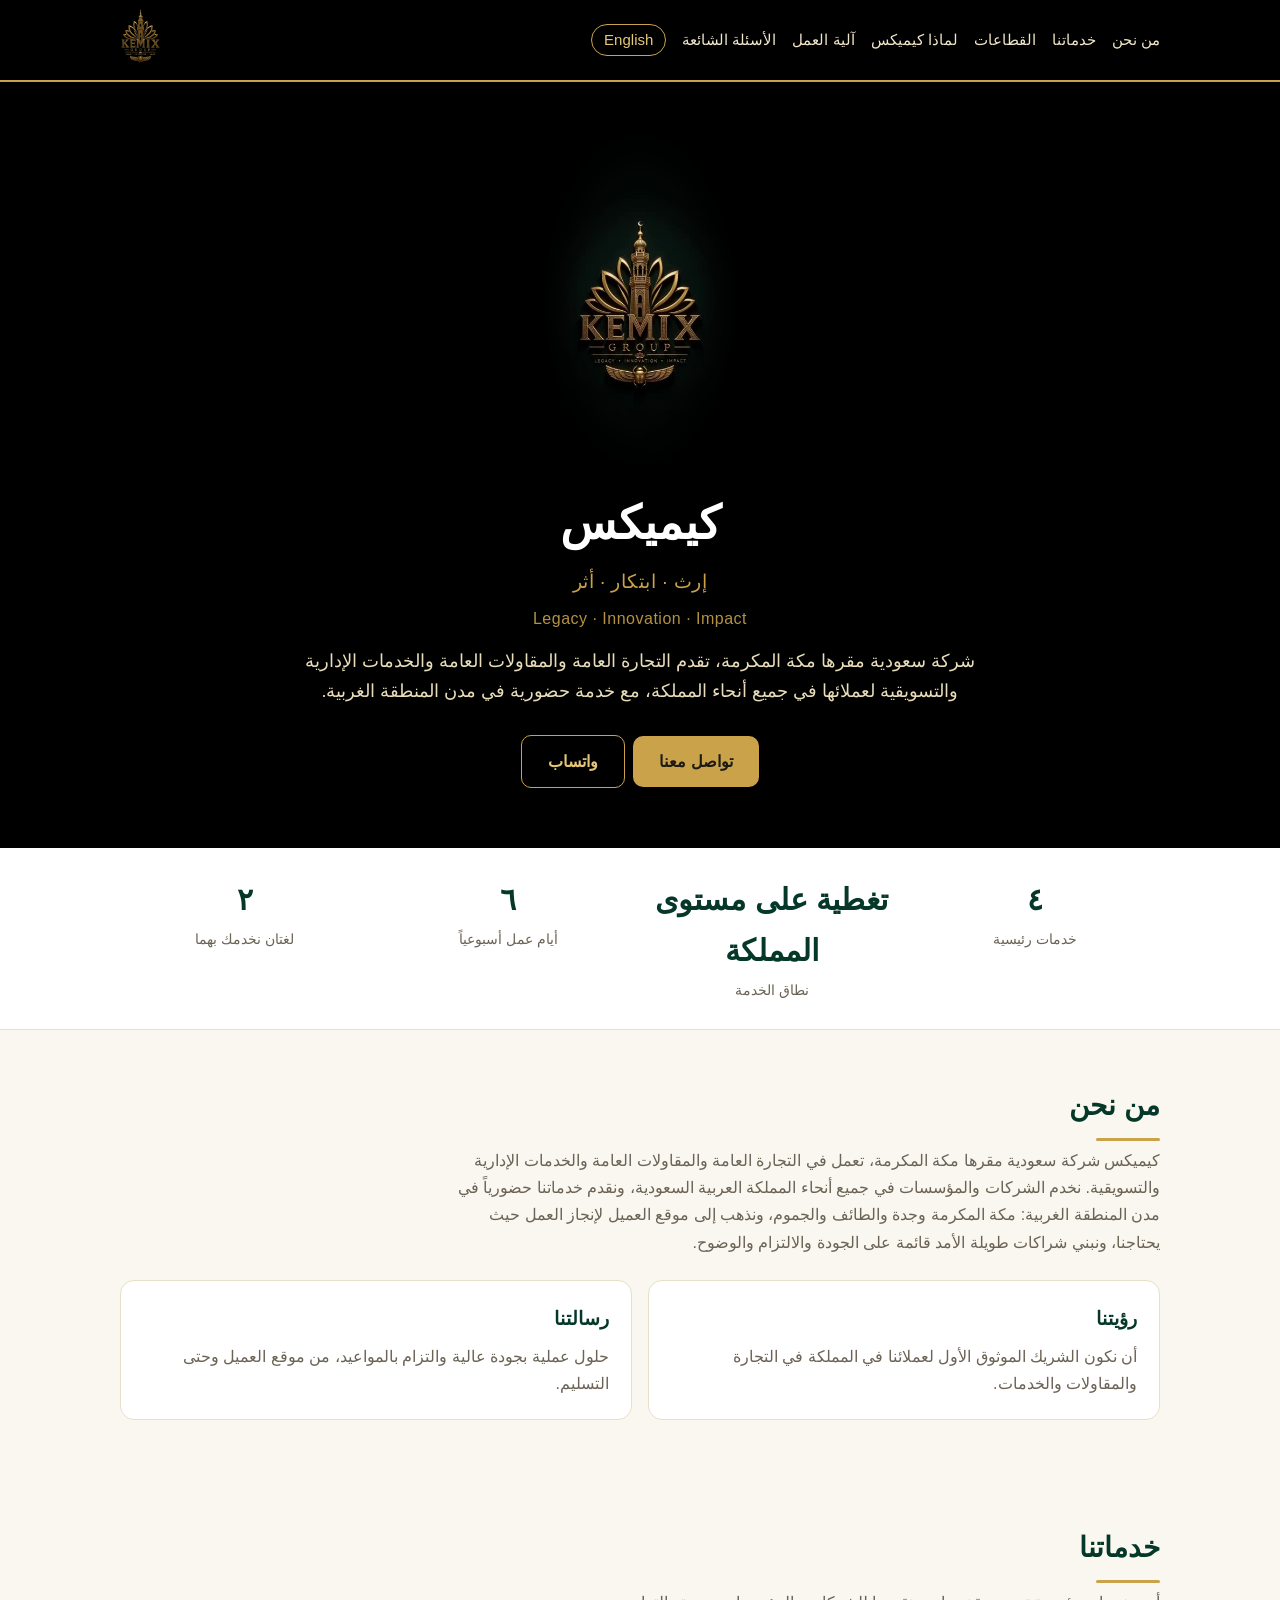
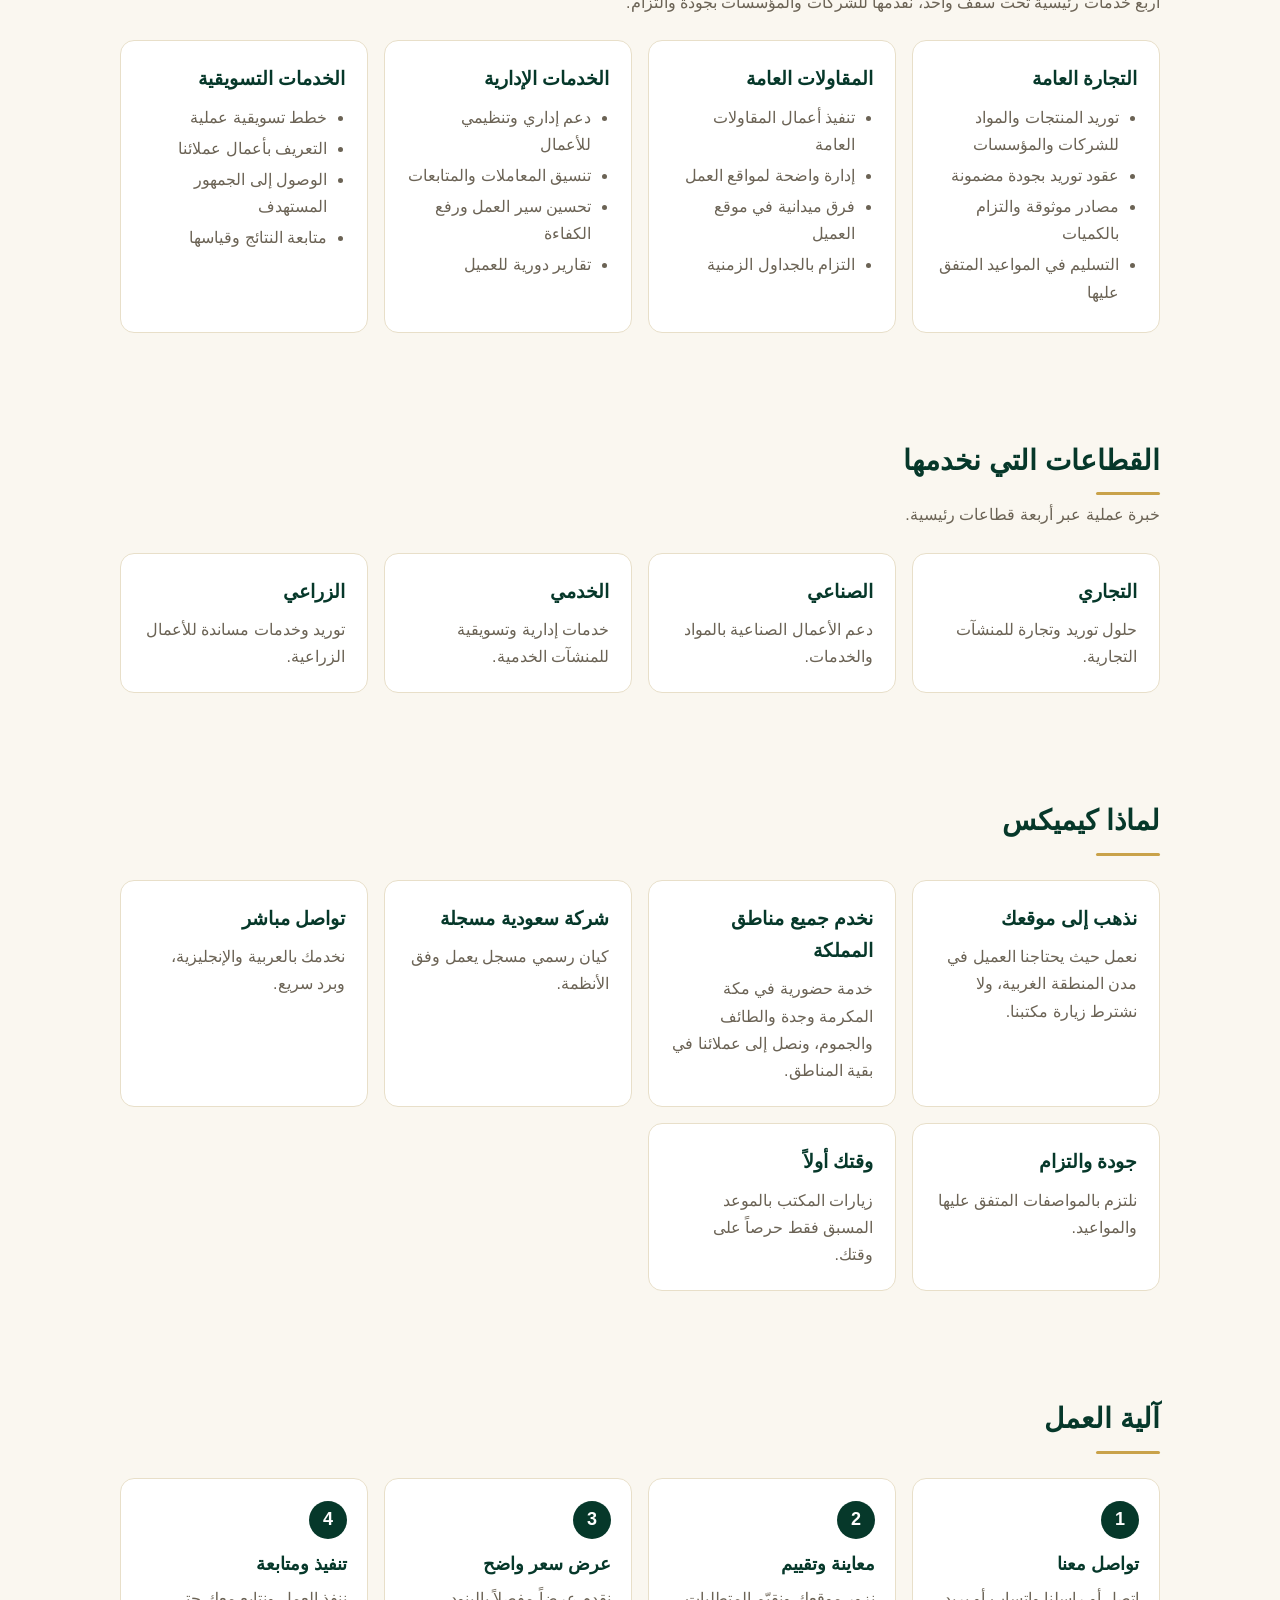
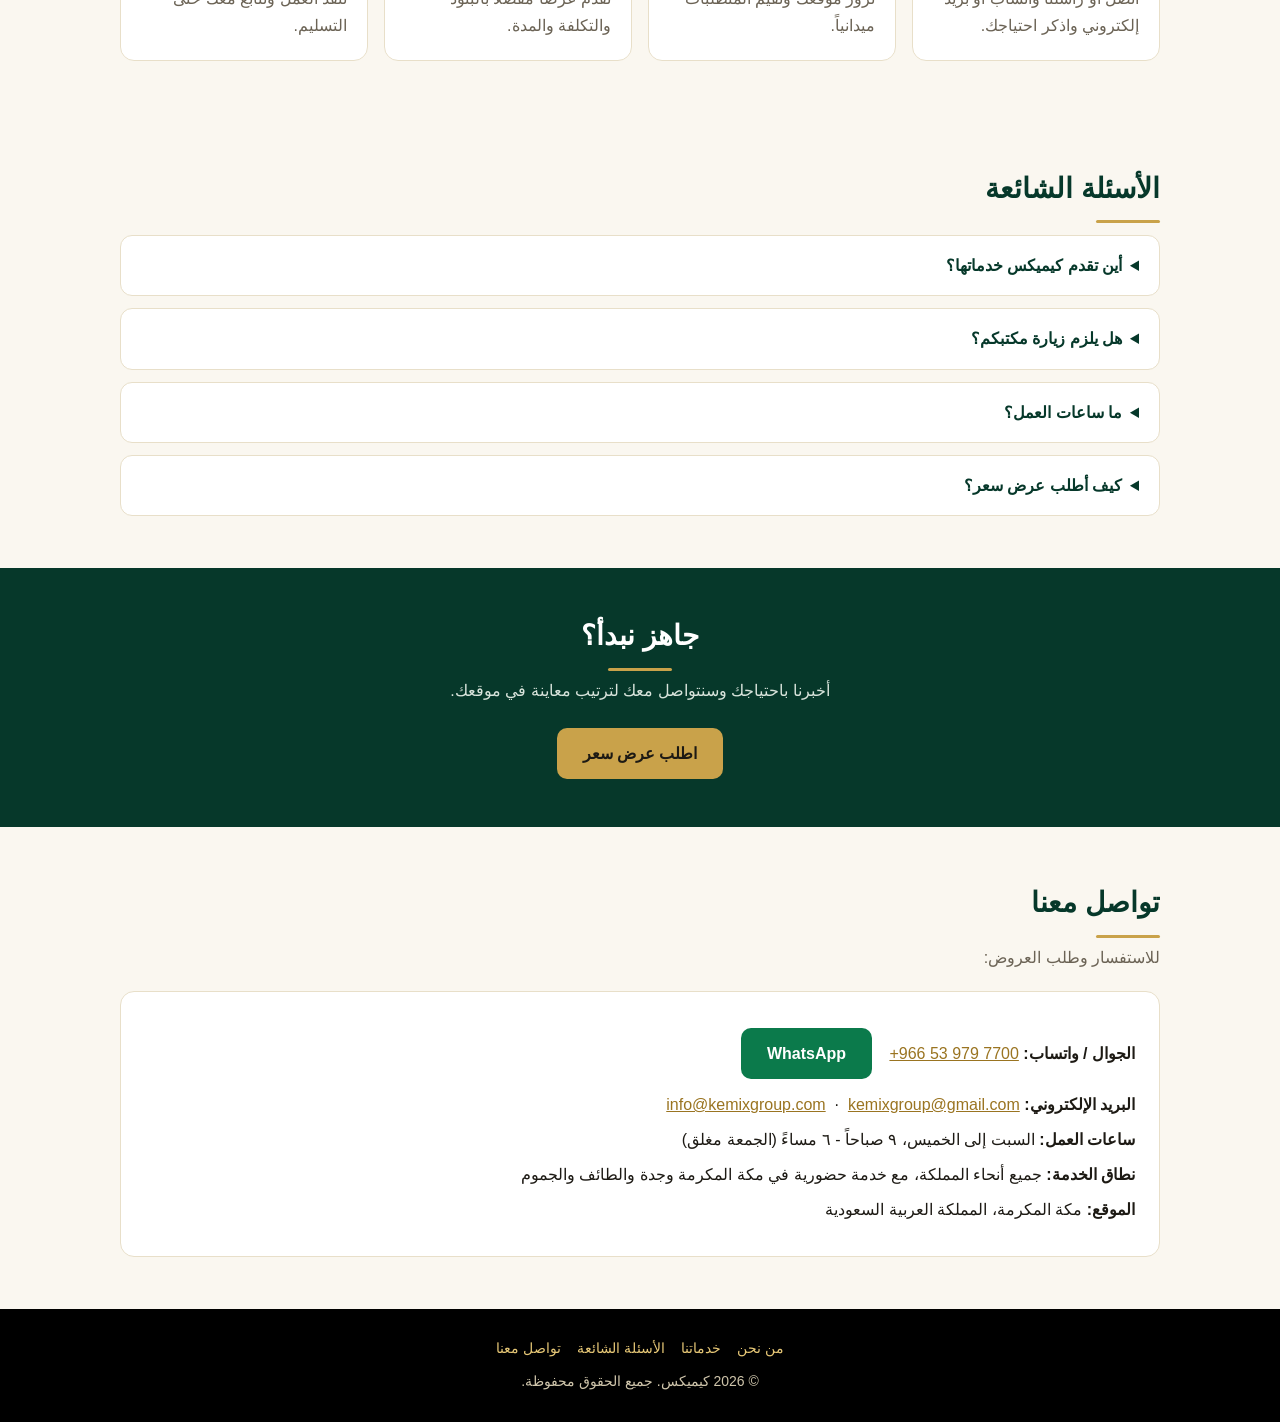
<file: index.html>
<!DOCTYPE html>
<html lang="ar" dir="rtl">
<head>
<meta charset="utf-8">
<meta name="viewport" content="width=device-width,initial-scale=1">
  <meta name="google-site-verification" content="cOpGlBSlJAxytuMoCGab9zspNNK5kNGyhulHy7FosSM" />
<title>كيميكس | تجارة عامة ومقاولات عامة وخدمات إدارية وتسويقية في مكة المكرمة</title>
<meta name="description" content="كيميكس شركة سعودية مقرها مكة المكرمة: تجارة عامة، مقاولات عامة، خدمات إدارية وتسويقية. نخدم جميع مناطق المملكة، مع خدمة حضورية في مكة وجدة والطائف والجموم.">
<link rel="canonical" href="https://kemixgroup.com/">
<script type="application/ld+json">{"@context": "https://schema.org", "@graph": [{"@type": "Organization", "@id": "https://kemixgroup.com/#org", "name": "Kemix", "alternateName": "كيميكس", "url": "https://kemixgroup.com/", "telephone": "+966539797700", "email": ["info@kemixgroup.com", "kemixgroup@gmail.com"], "openingHoursSpecification": {"@type": "OpeningHoursSpecification", "dayOfWeek": ["Saturday", "Sunday", "Monday", "Tuesday", "Wednesday", "Thursday"], "opens": "09:00", "closes": "18:00"}, "areaServed": [{"@type": "Country", "name": "Saudi Arabia"}, {"@type": "City", "name": "Makkah"}, {"@type": "City", "name": "Jeddah"}, {"@type": "City", "name": "Taif"}, {"@type": "City", "name": "Al Jumum"}], "description": "كيميكس شركة سعودية مقرها مكة المكرمة، تعمل في التجارة العامة والمقاولات العامة والخدمات الإدارية والتسويقية. نخدم الشركات والمؤسسات في جميع أنحاء المملكة العربية السعودية، ونقدم خدماتنا حضورياً في مدن المنطقة الغربية: مكة المكرمة وجدة والطائف والجموم، ونذهب إلى موقع العميل لإنجاز العمل حيث يحتاجنا، ونبني شراكات طويلة الأمد قائمة على الجودة والالتزام والوضوح.", "slogan": "Legacy, Innovation, Impact"}, {"@type": "WebSite", "url": "https://kemixgroup.com/", "name": "Kemix", "inLanguage": ["ar", "en"]}, {"@type": "FAQPage", "mainEntity": [{"@type": "Question", "name": "أين تقدم كيميكس خدماتها؟", "acceptedAnswer": {"@type": "Answer", "text": "في جميع أنحاء المملكة العربية السعودية، ونقدم الخدمة حضورياً في مدن المنطقة الغربية: مكة المكرمة وجدة والطائف والجموم."}}, {"@type": "Question", "name": "هل يلزم زيارة مكتبكم؟", "acceptedAnswer": {"@type": "Answer", "text": "لا، نحن نذهب إلى العميل. زيارات المكتب نادرة وتكون بموعد مسبق فقط."}}, {"@type": "Question", "name": "ما ساعات العمل؟", "acceptedAnswer": {"@type": "Answer", "text": "من السبت إلى الخميس، ٩ صباحاً حتى ٦ مساءً. الجمعة مغلق."}}, {"@type": "Question", "name": "كيف أطلب عرض سعر؟", "acceptedAnswer": {"@type": "Answer", "text": "اتصل بنا أو راسلنا واتساب على ‎+966 53 979 7700‎ أو عبر البريد الإلكتروني."}}]}]}</script>
<style>
:root{--gold:#9a7421;--gold2:#c9a24a;--ink:#1d1a14;--bg:#faf7f0;--card:#fff;--mut:#6b6355;--green:#06382a}
*{box-sizing:border-box}html{scroll-behavior:smooth}
body{margin:0;font-family:"Segoe UI",Tahoma,Arial,sans-serif;color:var(--ink);background:var(--bg);line-height:1.7}
a{color:var(--gold)}
header{background:#000;border-bottom:2px solid var(--gold2);position:sticky;top:0;z-index:5}
.bar{max-width:1080px;margin:auto;padding:8px 20px;display:flex;align-items:center;justify-content:space-between;gap:12px;flex-wrap:wrap}
.bar img{height:56px;width:auto;background:none;padding:0;border-radius:0;}
nav{display:flex;gap:16px;flex-wrap:wrap;align-items:center}nav a{text-decoration:none;color:#f1e6c8;font-size:15px}
.lang{border:1px solid var(--gold2);padding:2px 12px;border-radius:99px;color:#e6c776 !important}
.hero{background:#000;color:#fff;text-align:center;padding:48px 20px 56px}
.hero .intro{height:340px;width:auto;max-width:90%;display:block;margin:0 auto;border-radius:0;box-shadow:none;background:transparent;mix-blend-mode:screen;-webkit-mask-image:radial-gradient(ellipse closest-side at 50% 50%,#000 62%,transparent 100%);mask-image:radial-gradient(ellipse closest-side at 50% 50%,#000 62%,transparent 100%)}
.hero h1{font-size:clamp(30px,5vw,46px);margin:14px 0 4px;color:#fff}
.tag{color:var(--gold2);font-size:19px;margin:0 0 14px;letter-spacing:.5px}
.hero .sub{max-width:680px;margin:0 auto 24px;color:#e9deb9;font-size:18px}
.btn{display:inline-block;background:var(--gold2);color:#1d1a14;padding:12px 26px;border-radius:10px;text-decoration:none;font-weight:600;margin:4px}
.btn.outline{background:transparent;color:#e6c776;border:1px solid var(--gold2)}
.stats{background:#fff;border-bottom:1px solid #e8dfc9}
.stats .row{max-width:1080px;margin:auto;padding:26px 20px;display:grid;grid-template-columns:repeat(auto-fit,minmax(150px,1fr));gap:14px;text-align:center}
.stat b{display:block;font-size:30px;color:var(--green)}
.stat span{color:var(--mut);font-size:14px}
section{max-width:1080px;margin:auto;padding:52px 20px}
h2{font-size:28px;margin:0 0 6px;color:var(--green)}
h2:after{content:"";display:block;width:64px;height:3px;background:var(--gold2);margin-top:8px;border-radius:2px}
.lead{color:var(--mut);max-width:720px;margin:6px 0 0}
.grid{display:grid;grid-template-columns:repeat(auto-fit,minmax(230px,1fr));gap:16px;margin-top:24px}
.card{background:var(--card);border:1px solid #e8dfc9;border-radius:14px;padding:22px}
.card h3{margin:0 0 8px;font-size:19px;color:var(--green)}
.card p{margin:0;color:var(--mut)}
.card ul{margin:8px 0 0;padding-inline-start:18px;color:var(--mut)}
.card ul li{margin-bottom:4px}
.vm{display:grid;grid-template-columns:repeat(auto-fit,minmax(280px,1fr));gap:16px;margin-top:24px}
.step{position:relative;background:#fff;border:1px solid #e8dfc9;border-radius:14px;padding:22px 20px 20px}
.step b{display:inline-flex;align-items:center;justify-content:center;width:38px;height:38px;border-radius:50%;background:var(--green);color:#fff;font-size:18px;margin-bottom:10px}
.step h3{margin:0 0 6px;font-size:18px;color:var(--green)}
.step p{margin:0;color:var(--mut)}
details{background:#fff;border:1px solid #e8dfc9;border-radius:12px;padding:16px 20px;margin-top:12px}
summary{cursor:pointer;font-weight:600;color:var(--green)}
details p{margin:10px 0 0;color:var(--mut)}
.ct{background:#fff;border:1px solid #e8dfc9;border-radius:14px;padding:24px;margin-top:20px}
.ct p{margin:8px 0}
.ct .wa{background:#0b7a4b;color:#fff}
footer{background:#000;color:#cfc5ab;text-align:center;padding:28px 20px;font-size:14px}
footer a{color:#e6c776;text-decoration:none}
footer .flinks{margin-bottom:10px;display:flex;gap:16px;justify-content:center;flex-wrap:wrap}
.band{background:var(--green);color:#f1e6c8;text-align:center;padding:44px 20px}
.band h2{color:#fff}.band h2:after{margin-inline-start:auto;margin-inline-end:auto}
.band p{max-width:640px;margin:6px auto 20px;color:#d9e4dc}
@media(max-width:560px){.bar{flex-wrap:nowrap;gap:6px;padding:8px 6px}.bar>a:first-child{flex:0 0 auto}.bar img{height:32px}nav{flex:1 1 auto;min-width:0;flex-wrap:nowrap;gap:0 5px;justify-content:space-between;overflow-x:auto;scrollbar-width:none}nav::-webkit-scrollbar{display:none}nav a{font-size:10.5px;white-space:nowrap;flex:0 0 auto}nav a.lang{padding:2px 6px;font-size:10.5px}.hero{padding:36px 16px 44px}.hero .intro{height:280px}}
.hero .logo{height:320px;width:auto;max-width:90%;display:block;margin:0 auto}@media(max-width:560px){.hero .logo{height:260px}}.bar>a:first-child{order:2}.tag-en{margin:-8px 0 14px;font-size:16px;opacity:.9}@media(max-width:560px){nav a.lang{order:-1}}@media(max-width:400px){nav{gap:0 3px}nav a,nav a.lang{font-size:9.5px}nav a.lang{padding:2px 5px}.bar img{height:30px}}</style>
</head>
<body>
<header><div class="bar"><a href="#top"><img src="/logo.png" alt="Kemix"></a><nav><a href="#about">من نحن</a><a href="#services">خدماتنا</a><a href="#sectors">القطاعات</a><a href="#why">لماذا كيميكس</a><a href="#process">آلية العمل</a><a href="#faq">الأسئلة الشائعة</a><a class="lang" href="/en/">English</a></nav></div></header>
<div class="hero" id="top"><img src="/logo.png" alt="Kemix" class="logo"><h1>كيميكس</h1><p class="tag">إرث · ابتكار · أثر</p><p class="tag tag-en" dir="ltr">Legacy · Innovation · Impact</p><p class="sub">شركة سعودية مقرها مكة المكرمة، تقدم التجارة العامة والمقاولات العامة والخدمات الإدارية والتسويقية لعملائها في جميع أنحاء المملكة، مع خدمة حضورية في مدن المنطقة الغربية.</p><a class="btn" href="#contact">تواصل معنا</a><a class="btn outline" href="https://wa.me/966539797700">واتساب</a></div>
<div class="stats"><div class="row"><div class="stat"><b>٤</b><span>خدمات رئيسية</span></div><div class="stat"><b>تغطية على مستوى المملكة</b><span>نطاق الخدمة</span></div><div class="stat"><b>٦</b><span>أيام عمل أسبوعياً</span></div><div class="stat"><b>٢</b><span>لغتان نخدمك بهما</span></div></div></div>
<section id="about"><h2>من نحن</h2><p class="lead">كيميكس شركة سعودية مقرها مكة المكرمة، تعمل في التجارة العامة والمقاولات العامة والخدمات الإدارية والتسويقية. نخدم الشركات والمؤسسات في جميع أنحاء المملكة العربية السعودية، ونقدم خدماتنا حضورياً في مدن المنطقة الغربية: مكة المكرمة وجدة والطائف والجموم، ونذهب إلى موقع العميل لإنجاز العمل حيث يحتاجنا، ونبني شراكات طويلة الأمد قائمة على الجودة والالتزام والوضوح.</p><div class="vm"><div class="card"><h3>رؤيتنا</h3><p>أن نكون الشريك الموثوق الأول لعملائنا في المملكة في التجارة والمقاولات والخدمات.</p></div><div class="card"><h3>رسالتنا</h3><p>حلول عملية بجودة عالية والتزام بالمواعيد، من موقع العميل وحتى التسليم.</p></div></div></section>
<section id="services"><h2>خدماتنا</h2><p class="lead">أربع خدمات رئيسية تحت سقف واحد، نقدمها للشركات والمؤسسات بجودة والتزام.</p><div class="grid"><div class="card"><h3>التجارة العامة</h3><ul><li>توريد المنتجات والمواد للشركات والمؤسسات</li><li>عقود توريد بجودة مضمونة</li><li>مصادر موثوقة والتزام بالكميات</li><li>التسليم في المواعيد المتفق عليها</li></ul></div><div class="card"><h3>المقاولات العامة</h3><ul><li>تنفيذ أعمال المقاولات العامة</li><li>إدارة واضحة لمواقع العمل</li><li>فرق ميدانية في موقع العميل</li><li>التزام بالجداول الزمنية</li></ul></div><div class="card"><h3>الخدمات الإدارية</h3><ul><li>دعم إداري وتنظيمي للأعمال</li><li>تنسيق المعاملات والمتابعات</li><li>تحسين سير العمل ورفع الكفاءة</li><li>تقارير دورية للعميل</li></ul></div><div class="card"><h3>الخدمات التسويقية</h3><ul><li>خطط تسويقية عملية</li><li>التعريف بأعمال عملائنا</li><li>الوصول إلى الجمهور المستهدف</li><li>متابعة النتائج وقياسها</li></ul></div></div></section>
<section id="sectors"><h2>القطاعات التي نخدمها</h2><p class="lead">خبرة عملية عبر أربعة قطاعات رئيسية.</p><div class="grid"><div class="card"><h3>التجاري</h3><p>حلول توريد وتجارة للمنشآت التجارية.</p></div><div class="card"><h3>الصناعي</h3><p>دعم الأعمال الصناعية بالمواد والخدمات.</p></div><div class="card"><h3>الخدمي</h3><p>خدمات إدارية وتسويقية للمنشآت الخدمية.</p></div><div class="card"><h3>الزراعي</h3><p>توريد وخدمات مساندة للأعمال الزراعية.</p></div></div></section>
<section id="why"><h2>لماذا كيميكس</h2><div class="grid"><div class="card"><h3>نذهب إلى موقعك</h3><p>نعمل حيث يحتاجنا العميل في مدن المنطقة الغربية، ولا نشترط زيارة مكتبنا.</p></div><div class="card"><h3>نخدم جميع مناطق المملكة</h3><p>خدمة حضورية في مكة المكرمة وجدة والطائف والجموم، ونصل إلى عملائنا في بقية المناطق.</p></div><div class="card"><h3>شركة سعودية مسجلة</h3><p>كيان رسمي مسجل يعمل وفق الأنظمة.</p></div><div class="card"><h3>تواصل مباشر</h3><p>نخدمك بالعربية والإنجليزية، وبرد سريع.</p></div><div class="card"><h3>جودة والتزام</h3><p>نلتزم بالمواصفات المتفق عليها والمواعيد.</p></div><div class="card"><h3>وقتك أولاً</h3><p>زيارات المكتب بالموعد المسبق فقط حرصاً على وقتك.</p></div></div></section>
<section id="process"><h2>آلية العمل</h2><div class="grid"><div class="step"><b>1</b><h3>تواصل معنا</h3><p>اتصل أو راسلنا واتساب أو بريد إلكتروني واذكر احتياجك.</p></div><div class="step"><b>2</b><h3>معاينة وتقييم</h3><p>نزور موقعك ونقيّم المتطلبات ميدانياً.</p></div><div class="step"><b>3</b><h3>عرض سعر واضح</h3><p>نقدم عرضاً مفصلاً بالبنود والتكلفة والمدة.</p></div><div class="step"><b>4</b><h3>تنفيذ ومتابعة</h3><p>ننفذ العمل ونتابع معك حتى التسليم.</p></div></div></section>
<section id="faq"><h2>الأسئلة الشائعة</h2><details><summary>أين تقدم كيميكس خدماتها؟</summary><p>في جميع أنحاء المملكة العربية السعودية، ونقدم الخدمة حضورياً في مدن المنطقة الغربية: مكة المكرمة وجدة والطائف والجموم.</p></details><details><summary>هل يلزم زيارة مكتبكم؟</summary><p>لا، نحن نذهب إلى العميل. زيارات المكتب نادرة وتكون بموعد مسبق فقط.</p></details><details><summary>ما ساعات العمل؟</summary><p>من السبت إلى الخميس، ٩ صباحاً حتى ٦ مساءً. الجمعة مغلق.</p></details><details><summary>كيف أطلب عرض سعر؟</summary><p>اتصل بنا أو راسلنا واتساب على ‎+966 53 979 7700‎ أو عبر البريد الإلكتروني، وسنعاود التواصل معك.</p></details></section>
<div class="band"><h2>جاهز نبدأ؟</h2><p>أخبرنا باحتياجك وسنتواصل معك لترتيب معاينة في موقعك.</p><a class="btn" href="https://wa.me/966539797700">اطلب عرض سعر</a></div>
<section id="contact"><h2>تواصل معنا</h2><p class="lead">للاستفسار وطلب العروض:</p><div class="ct">
<p><b>الجوال / واتساب:</b> <a href="tel:+966539797700" dir="ltr">+966 53 979 7700</a> &nbsp; <a class="btn wa" href="https://wa.me/966539797700">WhatsApp</a></p>
<p><b>البريد الإلكتروني:</b> <a href="mailto:info@kemixgroup.com">info@kemixgroup.com</a> &nbsp;·&nbsp; <a href="mailto:kemixgroup@gmail.com">kemixgroup@gmail.com</a></p>
<p><b>ساعات العمل:</b> السبت إلى الخميس، ٩ صباحاً - ٦ مساءً (الجمعة مغلق)</p>
<p><b>نطاق الخدمة:</b> جميع أنحاء المملكة، مع خدمة حضورية في مكة المكرمة وجدة والطائف والجموم</p>
<p><b>الموقع:</b> مكة المكرمة، المملكة العربية السعودية</p>
</div></section>
<footer><div class="flinks"><a href="#about">من نحن</a><a href="#services">خدماتنا</a><a href="#faq">الأسئلة الشائعة</a><a href="#contact">تواصل معنا</a></div><div>© 2026 كيميكس. جميع الحقوق محفوظة.</div></footer>
<script src="assets/intro.js"></script>
</body>
                             </html>
</file>
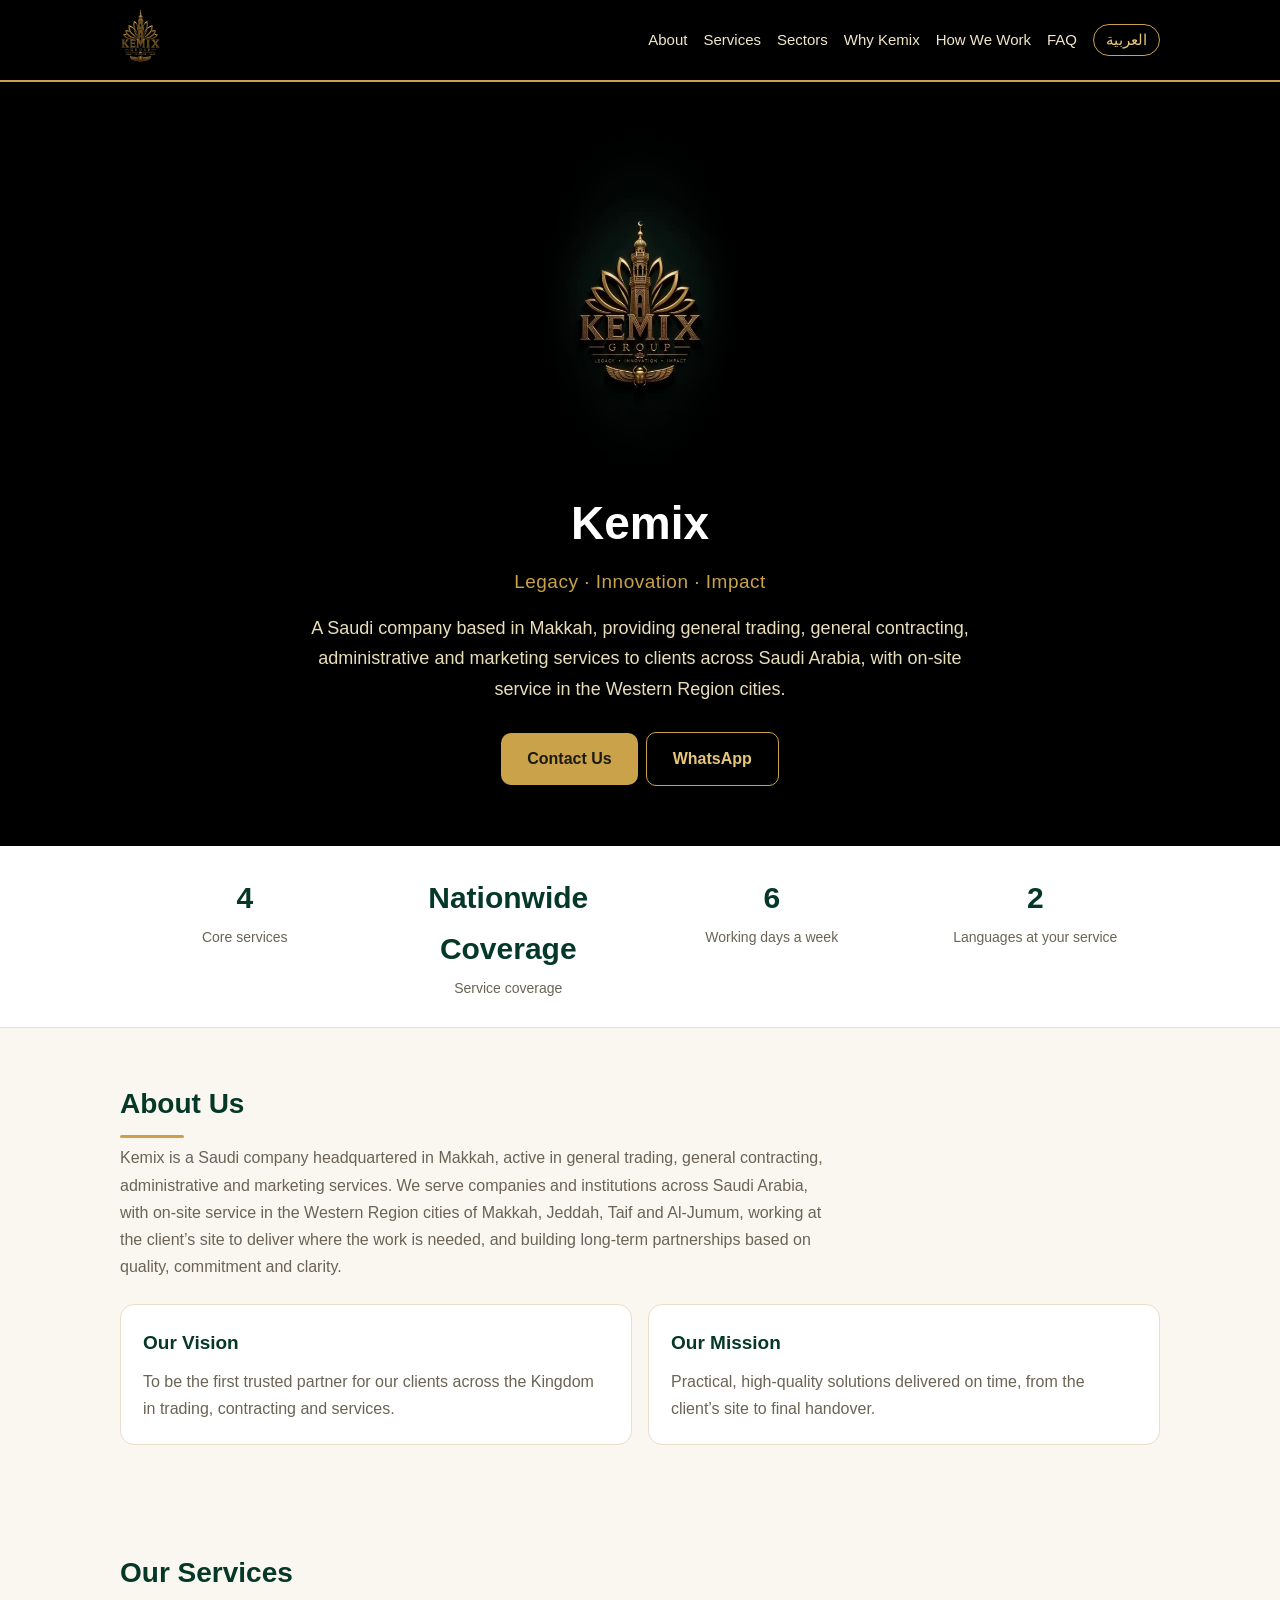
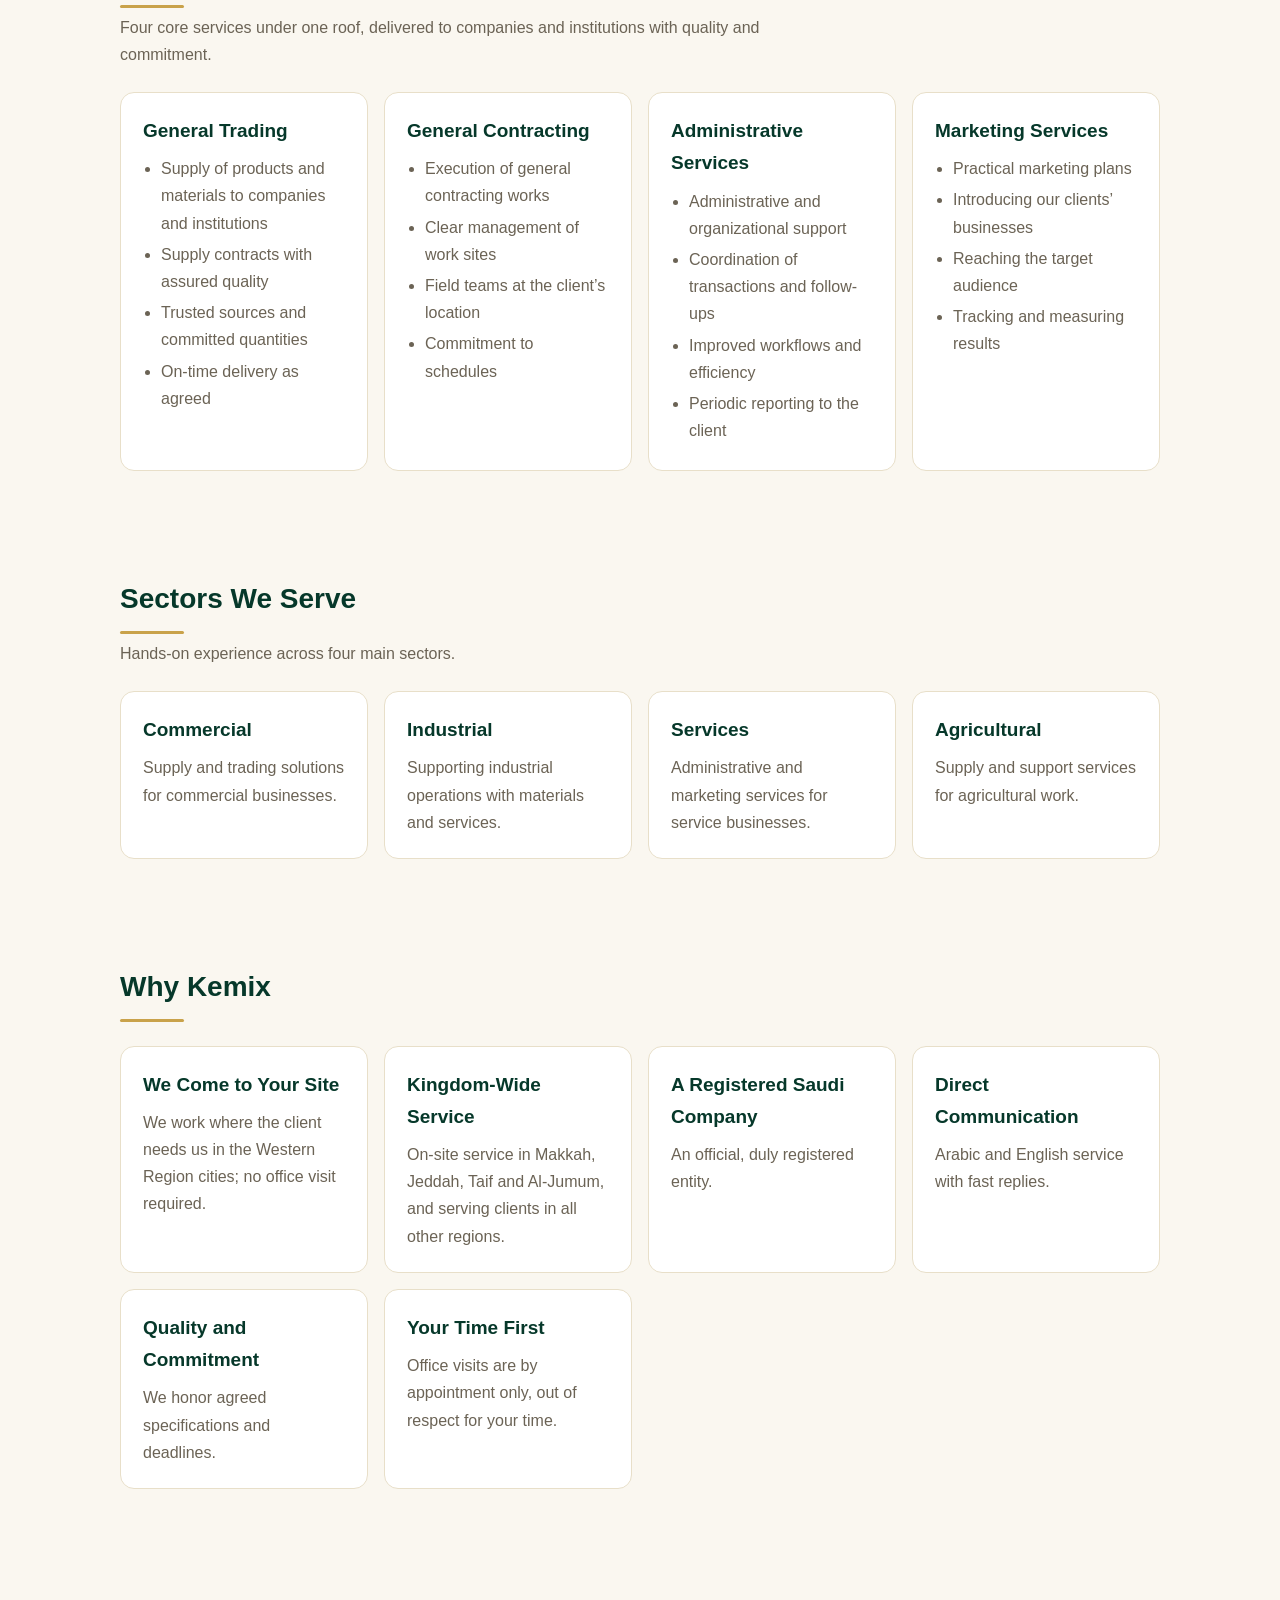
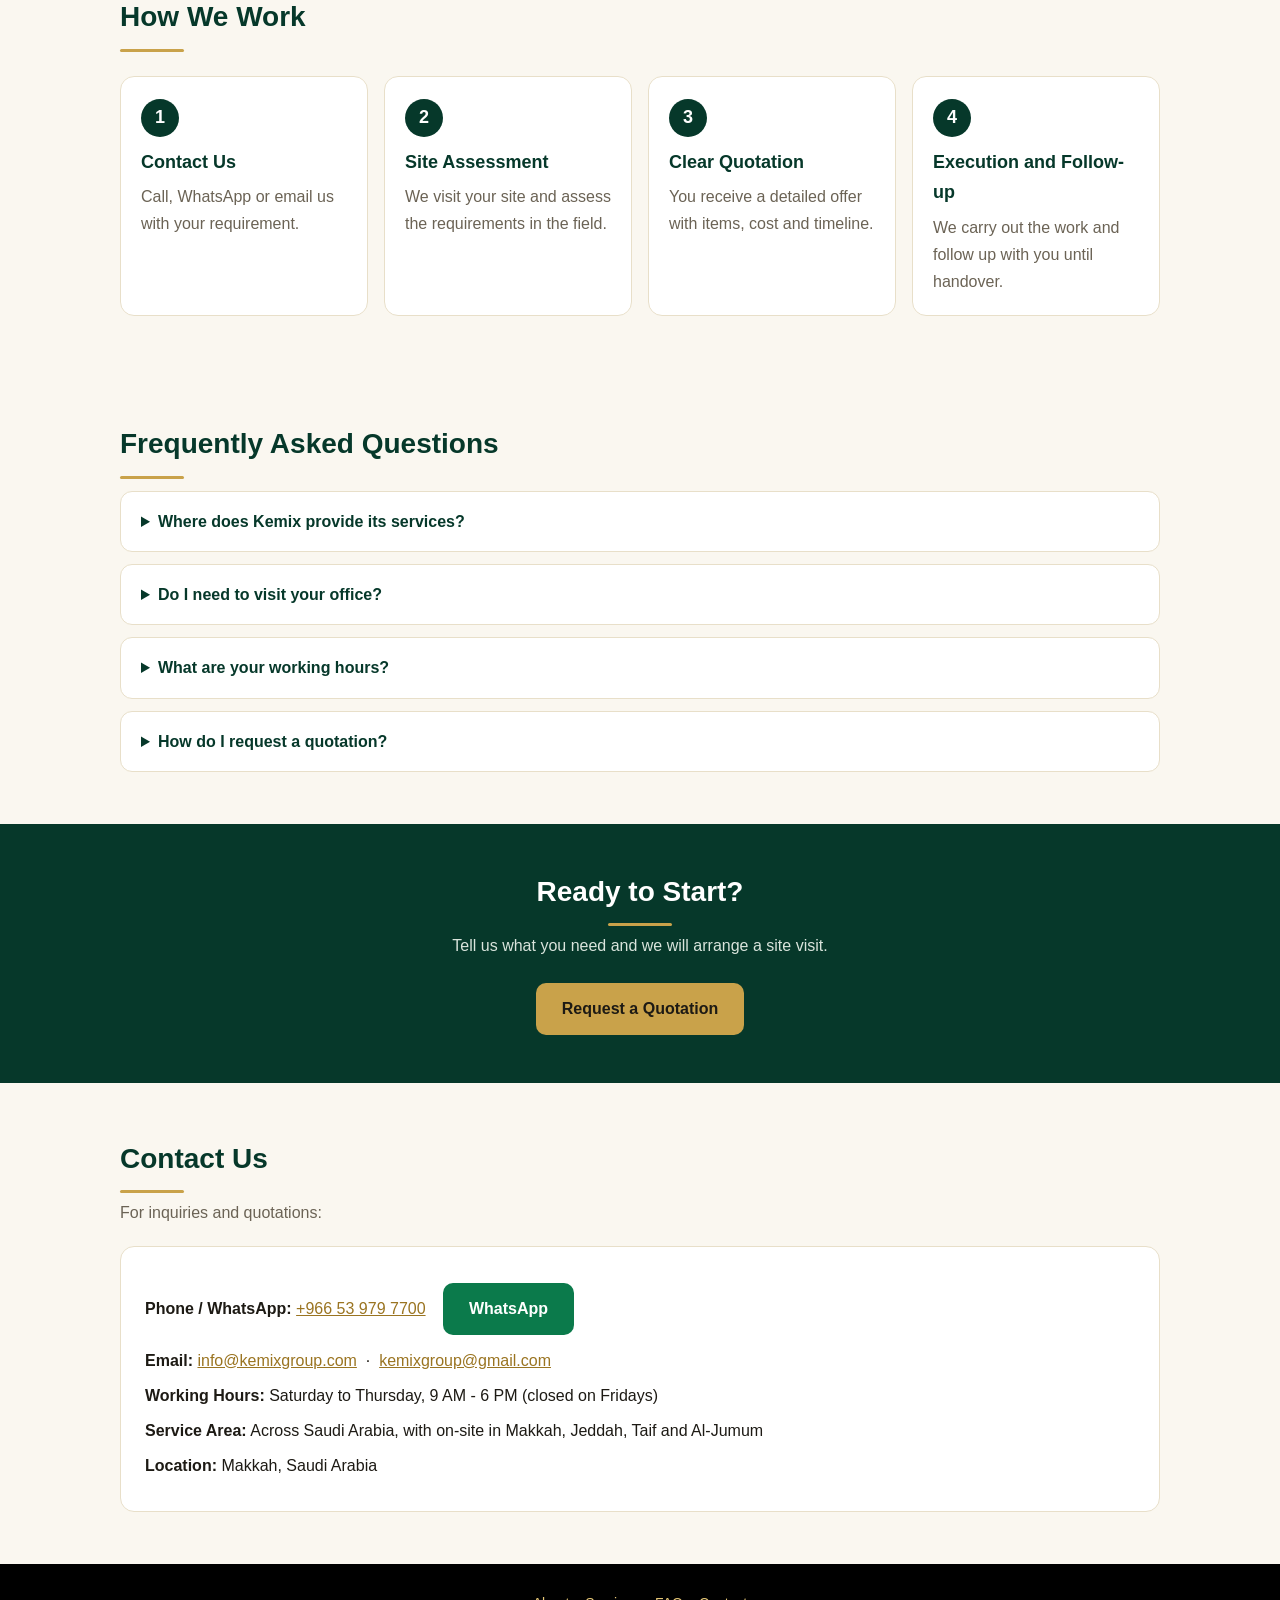
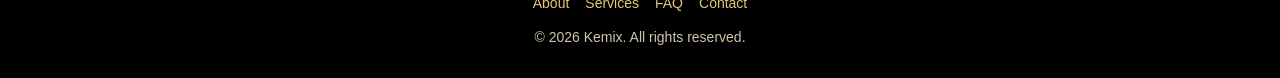
<file: en/index.html>
<!DOCTYPE html>
<html lang="en" dir="ltr">
<head>
<meta charset="utf-8">
<meta name="viewport" content="width=device-width,initial-scale=1">
  <meta name="google-site-verification" content="cOpGlBSlJAxytuMoCGab9zspNNK5kNGyhulHy7FosSM" />
<title>Kemix | General Trading, General Contracting, Administrative and Marketing Services in Makkah</title>
<meta name="description" content="Kemix is a Saudi company based in Makkah: general trading, general contracting, administrative and marketing services, serving clients across Saudi Arabia, on-site in Makkah, Jeddah, Taif and Al-Jumum.">
<link rel="canonical" href="https://kemixgroup.com/en/">
<script type="application/ld+json">{"@context": "https://schema.org", "@graph": [{"@type": "Organization", "@id": "https://kemixgroup.com/#org", "name": "Kemix", "alternateName": "كيميكس", "url": "https://kemixgroup.com/", "telephone": "+966539797700", "email": ["info@kemixgroup.com", "kemixgroup@gmail.com"], "openingHoursSpecification": {"@type": "OpeningHoursSpecification", "dayOfWeek": ["Saturday", "Sunday", "Monday", "Tuesday", "Wednesday", "Thursday"], "opens": "09:00", "closes": "18:00"}, "areaServed": [{"@type": "Country", "name": "Saudi Arabia"}, {"@type": "City", "name": "Makkah"}, {"@type": "City", "name": "Jeddah"}, {"@type": "City", "name": "Taif"}, {"@type": "City", "name": "Al Jumum"}], "description": "Kemix is a Saudi company headquartered in Makkah, active in general trading, general contracting, administrative and marketing services. We serve companies and institutions across Saudi Arabia, with on-site service in the Western Region cities of Makkah, Jeddah, Taif and Al-Jumum, working at the client’s site to deliver where the work is needed, and building long-term partnerships based on quality, commitment and clarity.", "slogan": "Legacy, Innovation, Impact"}, {"@type": "WebSite", "url": "https://kemixgroup.com/", "name": "Kemix", "inLanguage": ["ar", "en"]}, {"@type": "FAQPage", "mainEntity": [{"@type": "Question", "name": "Where does Kemix provide its services?", "acceptedAnswer": {"@type": "Answer", "text": "Across Saudi Arabia, with on-site service in the Western Region cities: Makkah, Jeddah, Taif and Al-Jumum."}}, {"@type": "Question", "name": "Do I need to visit your office?", "acceptedAnswer": {"@type": "Answer", "text": "No, we go to the client. Office visits are rare and by prior appointment only."}}, {"@type": "Question", "name": "What are your working hours?", "acceptedAnswer": {"@type": "Answer", "text": "Saturday to Thursday, 9 AM to 6 PM. Closed on Fridays."}}, {"@type": "Question", "name": "How do I request a quotation?", "acceptedAnswer": {"@type": "Answer", "text": "Call or WhatsApp us on +966 53 979 7700, or email us."}}]}]}</script>
<style>
:root{--gold:#9a7421;--gold2:#c9a24a;--ink:#1d1a14;--bg:#faf7f0;--card:#fff;--mut:#6b6355;--green:#06382a}
*{box-sizing:border-box}html{scroll-behavior:smooth}
body{margin:0;font-family:"Segoe UI",Tahoma,Arial,sans-serif;color:var(--ink);background:var(--bg);line-height:1.7}
a{color:var(--gold)}
header{background:#000;border-bottom:2px solid var(--gold2);position:sticky;top:0;z-index:5}
.bar{max-width:1080px;margin:auto;padding:8px 20px;display:flex;align-items:center;justify-content:space-between;gap:12px;flex-wrap:wrap}
.bar img{height:56px;width:auto;background:none;padding:0;border-radius:0;}
nav{display:flex;gap:16px;flex-wrap:wrap;align-items:center}nav a{text-decoration:none;color:#f1e6c8;font-size:15px}
.lang{border:1px solid var(--gold2);padding:2px 12px;border-radius:99px;color:#e6c776 !important}
.hero{background:#000;color:#fff;text-align:center;padding:48px 20px 56px}
.hero .intro{height:340px;width:auto;max-width:90%;display:block;margin:0 auto;border-radius:0;box-shadow:none;background:transparent;mix-blend-mode:screen;-webkit-mask-image:radial-gradient(ellipse closest-side at 50% 50%,#000 62%,transparent 100%);mask-image:radial-gradient(ellipse closest-side at 50% 50%,#000 62%,transparent 100%)}
.hero h1{font-size:clamp(30px,5vw,46px);margin:14px 0 4px;color:#fff}
.tag{color:var(--gold2);font-size:19px;margin:0 0 14px;letter-spacing:.5px}
.hero .sub{max-width:680px;margin:0 auto 24px;color:#e9deb9;font-size:18px}
.btn{display:inline-block;background:var(--gold2);color:#1d1a14;padding:12px 26px;border-radius:10px;text-decoration:none;font-weight:600;margin:4px}
.btn.outline{background:transparent;color:#e6c776;border:1px solid var(--gold2)}
.stats{background:#fff;border-bottom:1px solid #e8dfc9}
.stats .row{max-width:1080px;margin:auto;padding:26px 20px;display:grid;grid-template-columns:repeat(auto-fit,minmax(150px,1fr));gap:14px;text-align:center}
.stat b{display:block;font-size:30px;color:var(--green)}
.stat span{color:var(--mut);font-size:14px}
section{max-width:1080px;margin:auto;padding:52px 20px}
h2{font-size:28px;margin:0 0 6px;color:var(--green)}
h2:after{content:"";display:block;width:64px;height:3px;background:var(--gold2);margin-top:8px;border-radius:2px}
.lead{color:var(--mut);max-width:720px;margin:6px 0 0}
.grid{display:grid;grid-template-columns:repeat(auto-fit,minmax(230px,1fr));gap:16px;margin-top:24px}
.card{background:var(--card);border:1px solid #e8dfc9;border-radius:14px;padding:22px}
.card h3{margin:0 0 8px;font-size:19px;color:var(--green)}
.card p{margin:0;color:var(--mut)}
.card ul{margin:8px 0 0;padding-inline-start:18px;color:var(--mut)}
.card ul li{margin-bottom:4px}
.vm{display:grid;grid-template-columns:repeat(auto-fit,minmax(280px,1fr));gap:16px;margin-top:24px}
.step{position:relative;background:#fff;border:1px solid #e8dfc9;border-radius:14px;padding:22px 20px 20px}
.step b{display:inline-flex;align-items:center;justify-content:center;width:38px;height:38px;border-radius:50%;background:var(--green);color:#fff;font-size:18px;margin-bottom:10px}
.step h3{margin:0 0 6px;font-size:18px;color:var(--green)}
.step p{margin:0;color:var(--mut)}
details{background:#fff;border:1px solid #e8dfc9;border-radius:12px;padding:16px 20px;margin-top:12px}
summary{cursor:pointer;font-weight:600;color:var(--green)}
details p{margin:10px 0 0;color:var(--mut)}
.ct{background:#fff;border:1px solid #e8dfc9;border-radius:14px;padding:24px;margin-top:20px}
.ct p{margin:8px 0}
.ct .wa{background:#0b7a4b;color:#fff}
footer{background:#000;color:#cfc5ab;text-align:center;padding:28px 20px;font-size:14px}
footer a{color:#e6c776;text-decoration:none}
footer .flinks{margin-bottom:10px;display:flex;gap:16px;justify-content:center;flex-wrap:wrap}
.band{background:var(--green);color:#f1e6c8;text-align:center;padding:44px 20px}
.band h2{color:#fff}.band h2:after{margin-inline-start:auto;margin-inline-end:auto}
.band p{max-width:640px;margin:6px auto 20px;color:#d9e4dc}
@media(max-width:560px){.bar{flex-wrap:nowrap;gap:6px;padding:8px 6px}.bar>a:first-child{flex:0 0 auto}.bar img{height:32px}nav{flex:1 1 auto;min-width:0;flex-wrap:nowrap;gap:0 5px;justify-content:space-between;overflow-x:auto;scrollbar-width:none}nav::-webkit-scrollbar{display:none}nav a{font-size:10.5px;white-space:nowrap;flex:0 0 auto}nav a.lang{padding:2px 6px;font-size:10.5px}.hero{padding:36px 16px 44px}.hero .intro{height:280px}}
.hero .logo{height:320px;width:auto;max-width:90%;display:block;margin:0 auto}@media(max-width:560px){.hero .logo{height:260px}}@media(max-width:560px){nav a.lang{order:99}}</style>
</head>
<body>
<header><div class="bar"><a href="#top"><img src="/logo.png" alt="Kemix"></a><nav><a href="#about">About</a><a href="#services">Services</a><a href="#sectors">Sectors</a><a href="#why">Why Kemix</a><a href="#process">How We Work</a><a href="#faq">FAQ</a><a class="lang" href="/">العربية</a></nav></div></header>
<div class="hero" id="top"><img src="/logo.png" alt="Kemix" class="logo"><h1>Kemix</h1><p class="tag">Legacy · Innovation · Impact</p><p class="sub">A Saudi company based in Makkah, providing general trading, general contracting, administrative and marketing services to clients across Saudi Arabia, with on-site service in the Western Region cities.</p><a class="btn" href="#contact">Contact Us</a><a class="btn outline" href="https://wa.me/966539797700">WhatsApp</a></div>
<div class="stats"><div class="row"><div class="stat"><b>4</b><span>Core services</span></div><div class="stat"><b>Nationwide Coverage</b><span>Service coverage</span></div><div class="stat"><b>6</b><span>Working days a week</span></div><div class="stat"><b>2</b><span>Languages at your service</span></div></div></div>
<section id="about"><h2>About Us</h2><p class="lead">Kemix is a Saudi company headquartered in Makkah, active in general trading, general contracting, administrative and marketing services. We serve companies and institutions across Saudi Arabia, with on-site service in the Western Region cities of Makkah, Jeddah, Taif and Al-Jumum, working at the client’s site to deliver where the work is needed, and building long-term partnerships based on quality, commitment and clarity.</p><div class="vm"><div class="card"><h3>Our Vision</h3><p>To be the first trusted partner for our clients across the Kingdom in trading, contracting and services.</p></div><div class="card"><h3>Our Mission</h3><p>Practical, high-quality solutions delivered on time, from the client’s site to final handover.</p></div></div></section>
<section id="services"><h2>Our Services</h2><p class="lead">Four core services under one roof, delivered to companies and institutions with quality and commitment.</p><div class="grid"><div class="card"><h3>General Trading</h3><ul><li>Supply of products and materials to companies and institutions</li><li>Supply contracts with assured quality</li><li>Trusted sources and committed quantities</li><li>On-time delivery as agreed</li></ul></div><div class="card"><h3>General Contracting</h3><ul><li>Execution of general contracting works</li><li>Clear management of work sites</li><li>Field teams at the client’s location</li><li>Commitment to schedules</li></ul></div><div class="card"><h3>Administrative Services</h3><ul><li>Administrative and organizational support</li><li>Coordination of transactions and follow-ups</li><li>Improved workflows and efficiency</li><li>Periodic reporting to the client</li></ul></div><div class="card"><h3>Marketing Services</h3><ul><li>Practical marketing plans</li><li>Introducing our clients’ businesses</li><li>Reaching the target audience</li><li>Tracking and measuring results</li></ul></div></div></section>
<section id="sectors"><h2>Sectors We Serve</h2><p class="lead">Hands-on experience across four main sectors.</p><div class="grid"><div class="card"><h3>Commercial</h3><p>Supply and trading solutions for commercial businesses.</p></div><div class="card"><h3>Industrial</h3><p>Supporting industrial operations with materials and services.</p></div><div class="card"><h3>Services</h3><p>Administrative and marketing services for service businesses.</p></div><div class="card"><h3>Agricultural</h3><p>Supply and support services for agricultural work.</p></div></div></section>
<section id="why"><h2>Why Kemix</h2><div class="grid"><div class="card"><h3>We Come to Your Site</h3><p>We work where the client needs us in the Western Region cities; no office visit required.</p></div><div class="card"><h3>Kingdom-Wide Service</h3><p>On-site service in Makkah, Jeddah, Taif and Al-Jumum, and serving clients in all other regions.</p></div><div class="card"><h3>A Registered Saudi Company</h3><p>An official, duly registered entity.</p></div><div class="card"><h3>Direct Communication</h3><p>Arabic and English service with fast replies.</p></div><div class="card"><h3>Quality and Commitment</h3><p>We honor agreed specifications and deadlines.</p></div><div class="card"><h3>Your Time First</h3><p>Office visits are by appointment only, out of respect for your time.</p></div></div></section>
<section id="process"><h2>How We Work</h2><div class="grid"><div class="step"><b>1</b><h3>Contact Us</h3><p>Call, WhatsApp or email us with your requirement.</p></div><div class="step"><b>2</b><h3>Site Assessment</h3><p>We visit your site and assess the requirements in the field.</p></div><div class="step"><b>3</b><h3>Clear Quotation</h3><p>You receive a detailed offer with items, cost and timeline.</p></div><div class="step"><b>4</b><h3>Execution and Follow-up</h3><p>We carry out the work and follow up with you until handover.</p></div></div></section>
<section id="faq"><h2>Frequently Asked Questions</h2><details><summary>Where does Kemix provide its services?</summary><p>Across Saudi Arabia, with on-site service in the Western Region cities: Makkah, Jeddah, Taif and Al-Jumum.</p></details><details><summary>Do I need to visit your office?</summary><p>No, we go to the client. Office visits are rare and by prior appointment only.</p></details><details><summary>What are your working hours?</summary><p>Saturday to Thursday, 9 AM to 6 PM. Closed on Fridays.</p></details><details><summary>How do I request a quotation?</summary><p>Call or WhatsApp us on +966 53 979 7700, or email us, and we will get back to you.</p></details></section>
<div class="band"><h2>Ready to Start?</h2><p>Tell us what you need and we will arrange a site visit.</p><a class="btn" href="https://wa.me/966539797700">Request a Quotation</a></div>
<section id="contact"><h2>Contact Us</h2><p class="lead">For inquiries and quotations:</p><div class="ct">
<p><b>Phone / WhatsApp:</b> <a href="tel:+966539797700" dir="ltr">+966 53 979 7700</a> &nbsp; <a class="btn wa" href="https://wa.me/966539797700">WhatsApp</a></p>
<p><b>Email:</b> <a href="mailto:info@kemixgroup.com">info@kemixgroup.com</a> &nbsp;·&nbsp; <a href="mailto:kemixgroup@gmail.com">kemixgroup@gmail.com</a></p>
<p><b>Working Hours:</b> Saturday to Thursday, 9 AM - 6 PM (closed on Fridays)</p>
<p><b>Service Area:</b> Across Saudi Arabia, with on-site in Makkah, Jeddah, Taif and Al-Jumum</p>
<p><b>Location:</b> Makkah, Saudi Arabia</p>
</div></section>
<footer><div class="flinks"><a href="#about">About</a><a href="#services">Services</a><a href="#faq">FAQ</a><a href="#contact">Contact</a></div><div>© 2026 Kemix. All rights reserved.</div></footer>
<script src="../assets/intro.js"></script>
</body>
</html>
</file>
